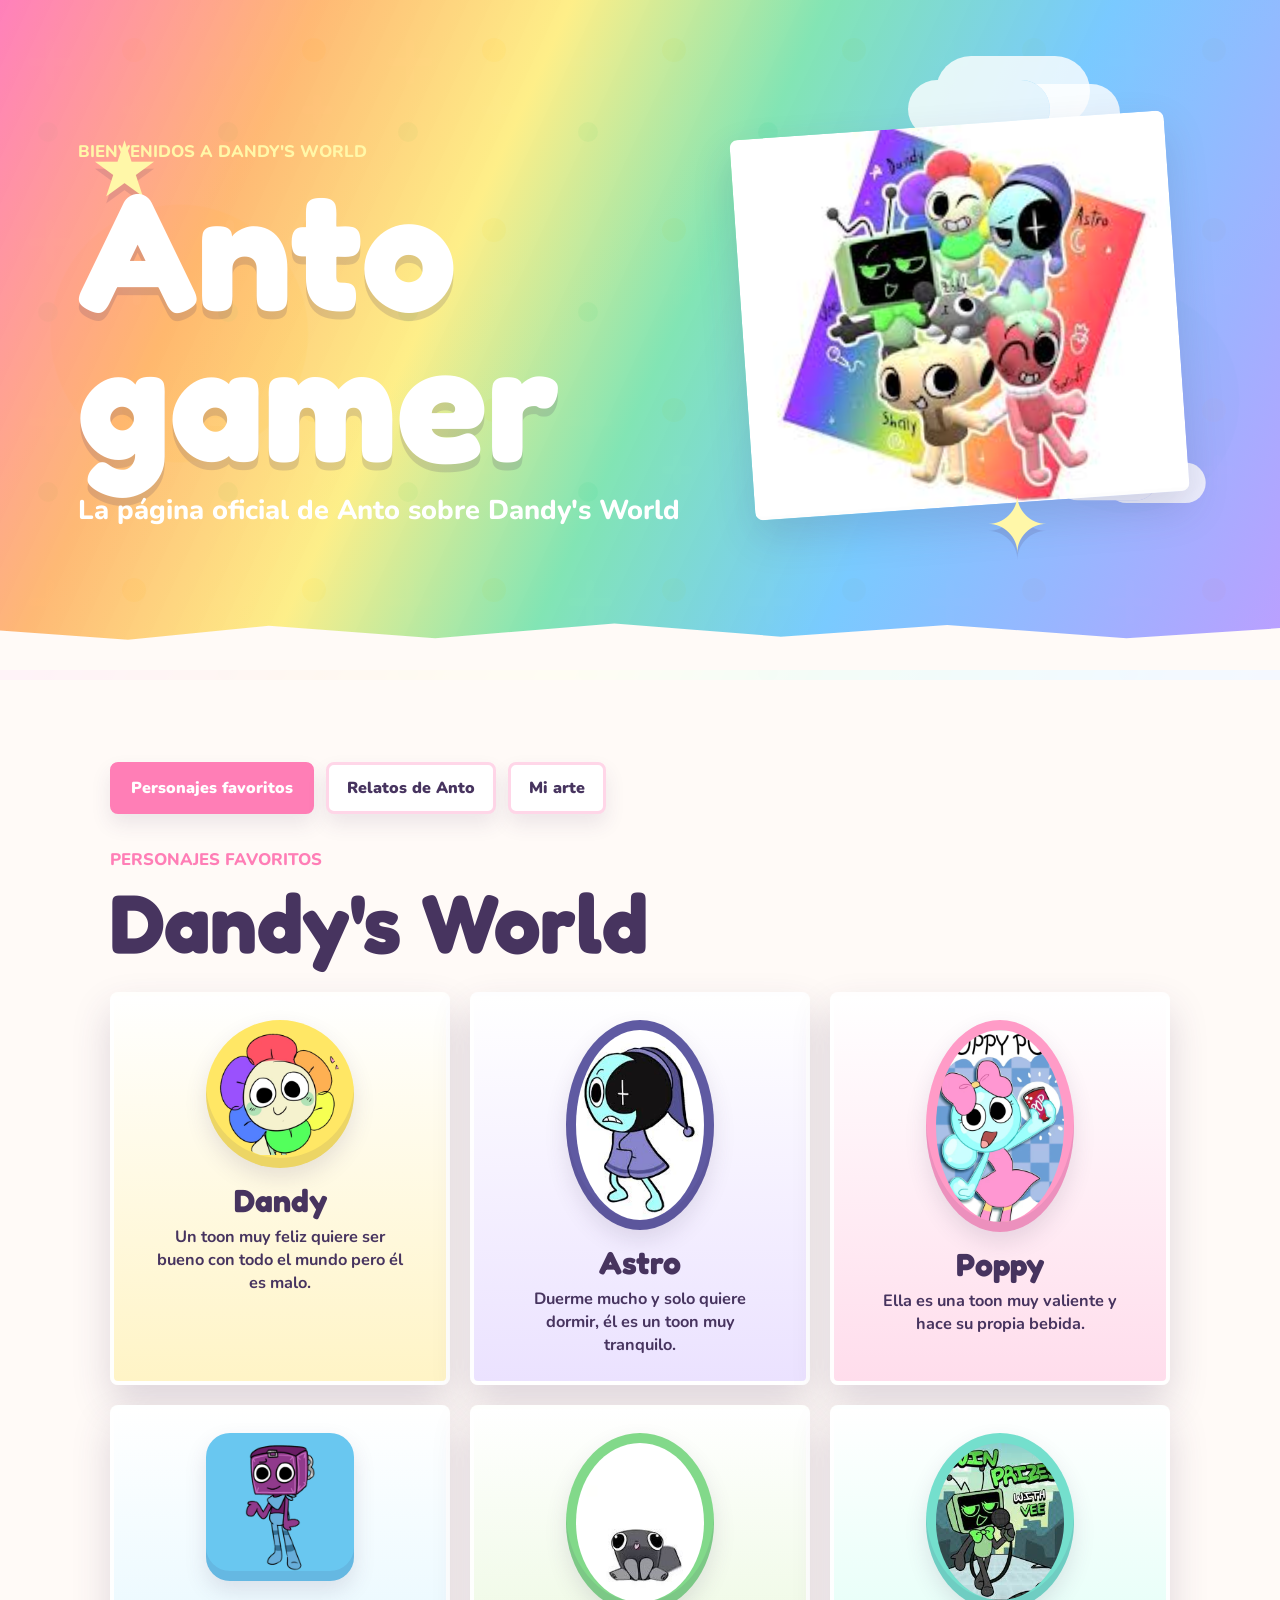
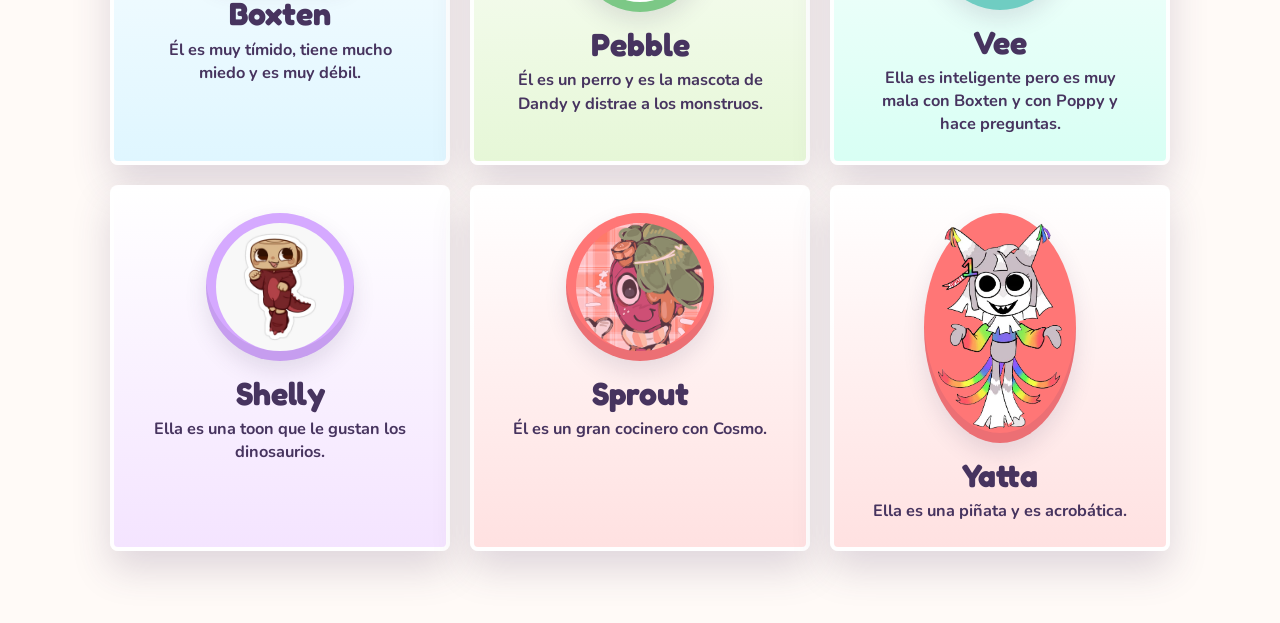
<file: index.html>
<!doctype html>
<html lang="es">
  <head>
    <meta charset="utf-8">
    <meta name="viewport" content="width=device-width, initial-scale=1">
    <title>Anto gamer</title>
    <link rel="preconnect" href="https://fonts.googleapis.com">
    <link rel="preconnect" href="https://fonts.gstatic.com" crossorigin>
    <link href="https://fonts.googleapis.com/css2?family=Fredoka:wght@500;600;700&family=Nunito:wght@600;800&display=swap" rel="stylesheet">
    <link rel="stylesheet" href="styles.css?v=14">
    <script src="include.js?v=1" defer></script>
  </head>
  <body>
    <main class="page-shell">
      <div data-include="banner.html"></div>

      <section class="content-section characters" aria-labelledby="characters-title">
        <nav class="section-nav" aria-label="Navegacion de secciones">
          <a class="nav-button is-active" href="index.html">Personajes favoritos</a>
          <a class="nav-button" href="relatos.html">Relatos de Anto</a>
          <a class="nav-button" href="mi-arte.html">Mi arte</a>
        </nav>

        <div class="section-heading">
          <p>Personajes favoritos</p>
          <h2 class="page-title" id="characters-title">Dandy's World</h2>
        </div>

        <div class="character-grid">
          <article class="character-card dandy">
            <div class="avatar">
              <img src="assets/dandy.png" alt="Dandy">
            </div>
            <h2>Dandy</h2>
            <p>Un toon muy feliz quiere ser bueno con todo el mundo pero él es malo.</p>
          </article>

          <article class="character-card astro">
            <div class="avatar">
              <img src="assets/astro.jpeg" alt="Astro">
            </div>
            <h2>Astro</h2>
            <p>Duerme mucho y solo quiere dormir, él es un toon muy tranquilo.</p>
          </article>

          <article class="character-card poppy">
            <div class="avatar">
              <img src="assets/poppy.jpg" alt="Poppy">
            </div>
            <h2>Poppy</h2>
            <p>Ella es una toon muy valiente y hace su propia bebida.</p>
          </article>

          <article class="character-card boxten">
            <div class="avatar">
              <img src="assets/boxten.webp" alt="Boxten">
            </div>
            <h2>Boxten</h2>
            <p>Él es muy tímido, tiene mucho miedo y es muy débil.</p>
          </article>

          <article class="character-card pebble">
            <div class="avatar">
              <img src="assets/pebble.jpeg" alt="Pebble">
            </div>
            <h2>Pebble</h2>
            <p>Él es un perro y es la mascota de Dandy y distrae a los monstruos.</p>
          </article>

          <article class="character-card vee">
            <div class="avatar">
              <img src="assets/vee.jpeg" alt="Vee">
            </div>
            <h2>Vee</h2>
            <p>Ella es inteligente pero es muy mala con Boxten y con Poppy y hace preguntas.</p>
          </article>

          <article class="character-card shelly">
            <div class="avatar">
              <img src="assets/shelly.jpg" alt="Shelly">
            </div>
            <h2>Shelly</h2>
            <p>Ella es una toon que le gustan los dinosaurios.</p>
          </article>

          <article class="character-card sprout">
            <div class="avatar">
              <img src="assets/sprout.png" alt="Sprout">
            </div>
            <h2>Sprout</h2>
            <p>Él es un gran cocinero con Cosmo.</p>
          </article>

          <article class="character-card yatta">
            <div class="avatar">
              <img src="assets/yatta.webp" alt="Yatta">
            </div>
            <h2>Yatta</h2>
            <p>Ella es una piñata y es acrobática.


            </p>
          </article>
        </div>
      </section>
    </main>
  </body>
</html>
</file>
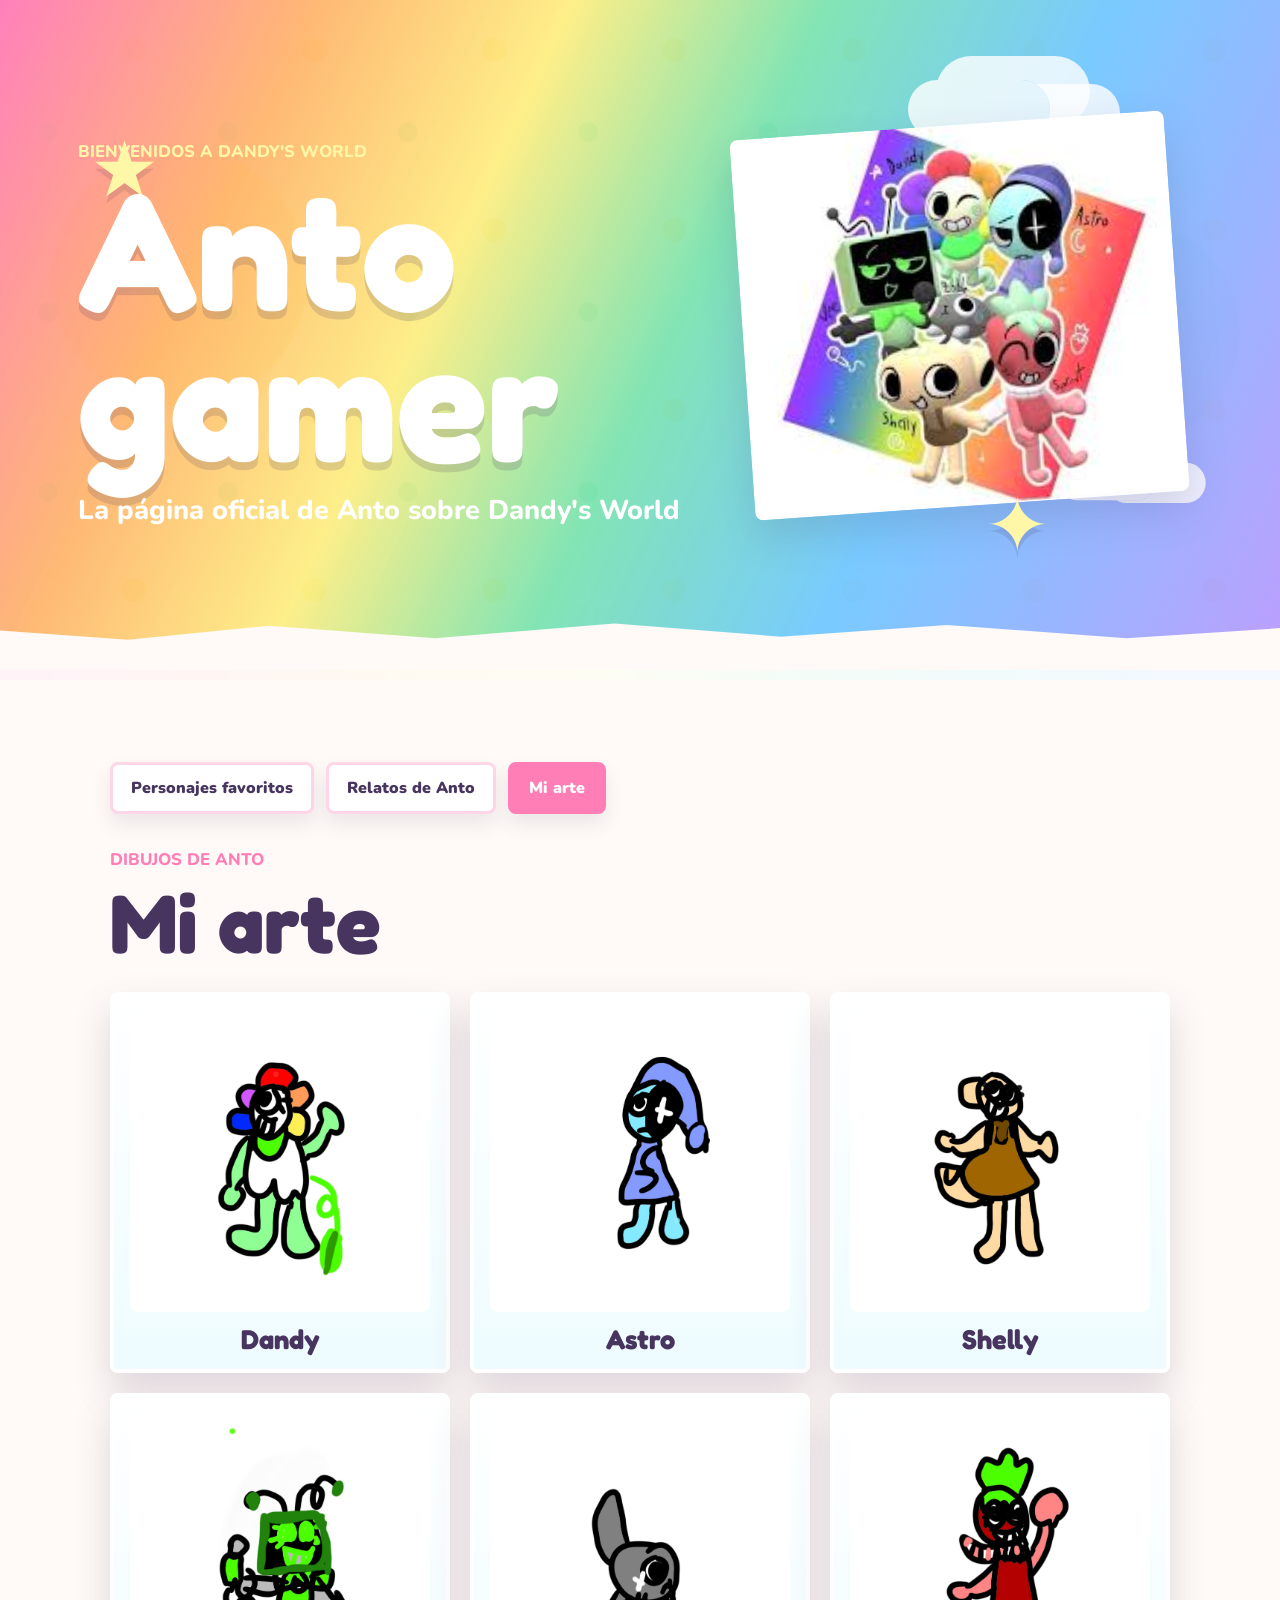
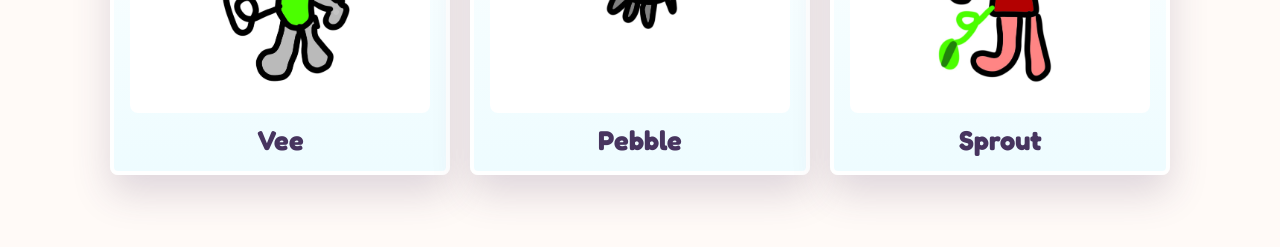
<file: mi-arte.html>
<!doctype html>
<html lang="es">
  <head>
    <meta charset="utf-8">
    <meta name="viewport" content="width=device-width, initial-scale=1">
    <title>Mi arte | Anto gamer</title>
    <link rel="preconnect" href="https://fonts.googleapis.com">
    <link rel="preconnect" href="https://fonts.gstatic.com" crossorigin>
    <link href="https://fonts.googleapis.com/css2?family=Fredoka:wght@500;600;700&family=Nunito:wght@600;800&display=swap" rel="stylesheet">
    <link rel="stylesheet" href="styles.css?v=13">
    <script src="include.js?v=1" defer></script>
  </head>
  <body>
    <main class="page-shell">
      <div data-include="banner.html"></div>

      <section class="content-section art-section" aria-labelledby="art-title">
        <nav class="section-nav" aria-label="Navegacion de secciones">
          <a class="nav-button" href="index.html">Personajes favoritos</a>
          <a class="nav-button" href="relatos.html">Relatos de Anto</a>
          <a class="nav-button is-active" href="mi-arte.html">Mi arte</a>
        </nav>

        <div class="section-heading">
          <p>Dibujos de Anto</p>
          <h1 class="page-title" id="art-title">Mi arte</h1>
        </div>

        <div class="art-grid">
          <article class="art-card">
            <img src="assets/miarte/dandy.jpeg" alt="Arte de Dandy">
            <h2>Dandy</h2>
          </article>

          <article class="art-card">
            <img src="assets/miarte/astro.jpeg" alt="Arte de Astro">
            <h2>Astro</h2>
          </article>

          <article class="art-card">
            <img src="assets/miarte/shelly.jpeg" alt="Arte de Shelly">
            <h2>Shelly</h2>
          </article>

          <article class="art-card">
            <img src="assets/miarte/vee.jpeg" alt="Arte de Vee">
            <h2>Vee</h2>
          </article>

          <article class="art-card">
            <img src="assets/miarte/pebble.jpeg" alt="Arte de Pebble">
            <h2>Pebble</h2>
          </article>

          <article class="art-card">
            <img src="assets/miarte/sprout.jpeg" alt="Arte de Sprout">
            <h2>Sprout</h2>
          </article>
        </div>
      </section>
    </main>
  </body>
</html>
</file>
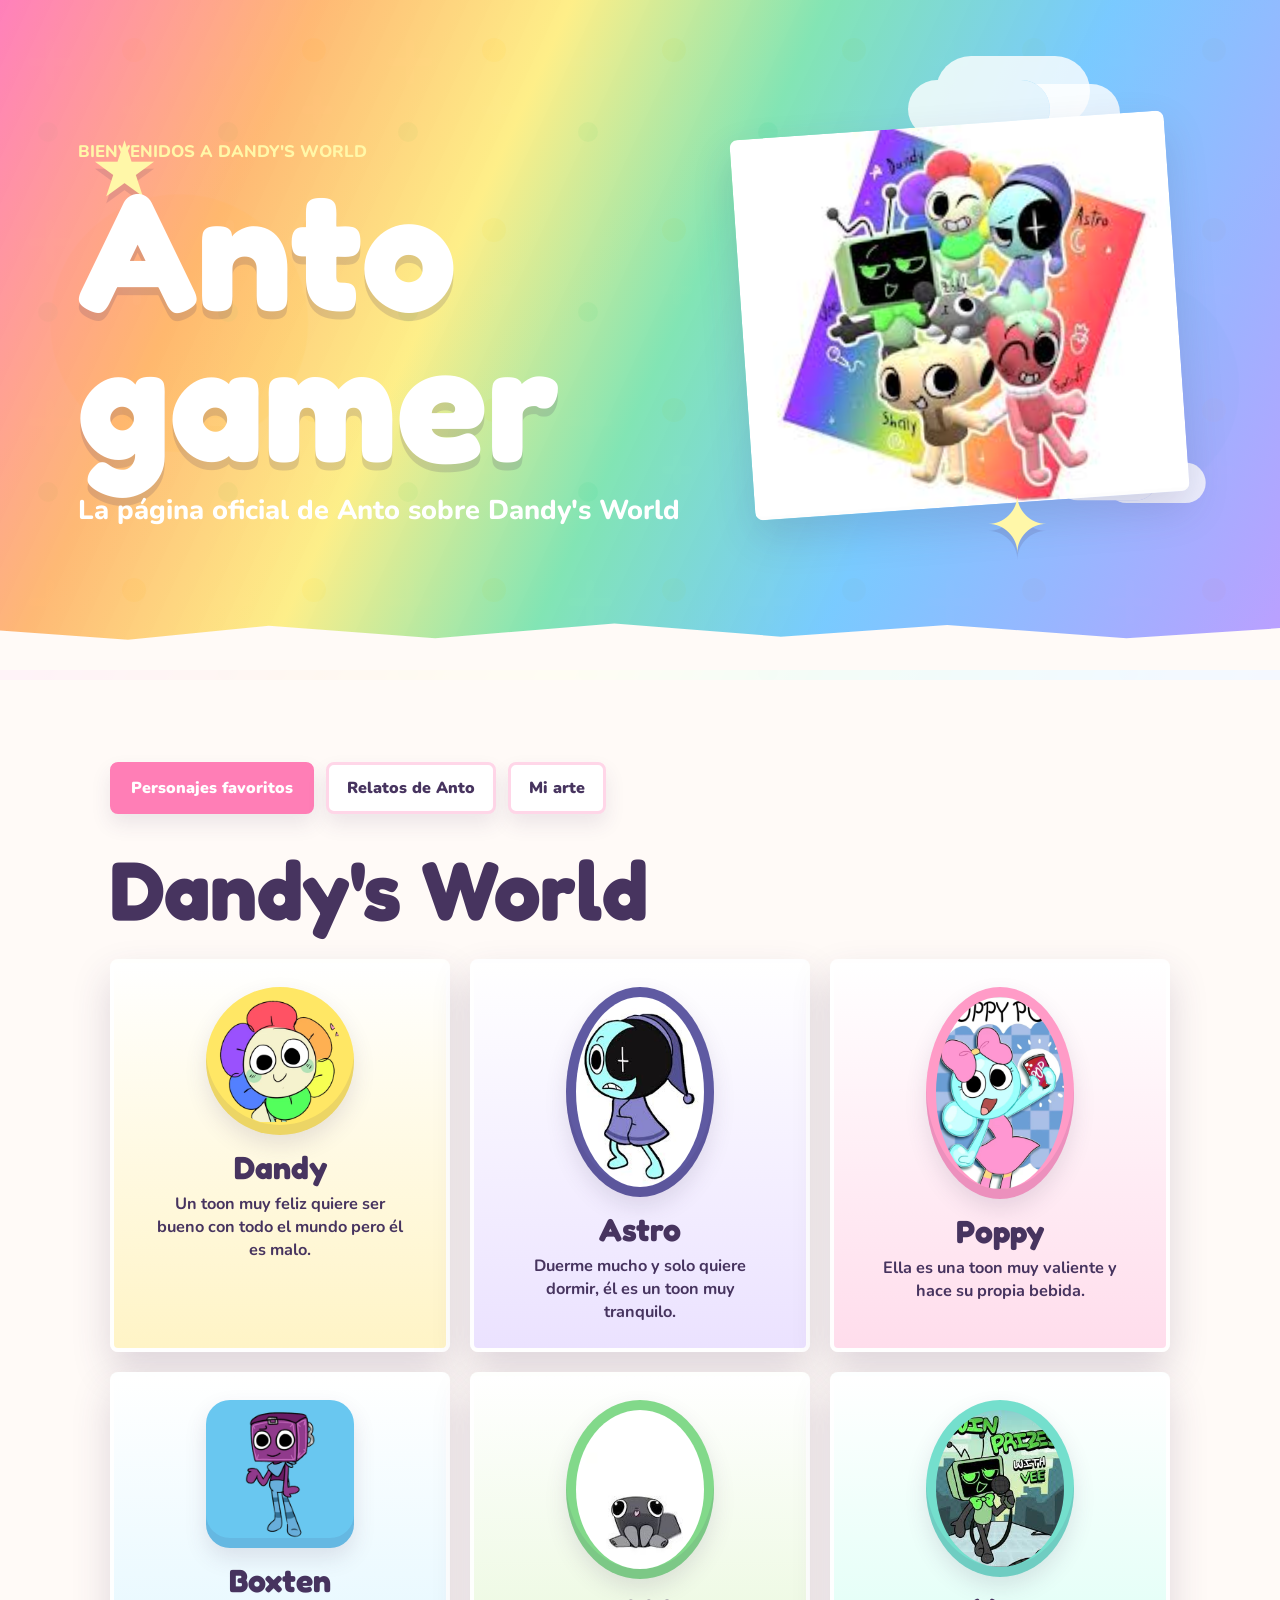
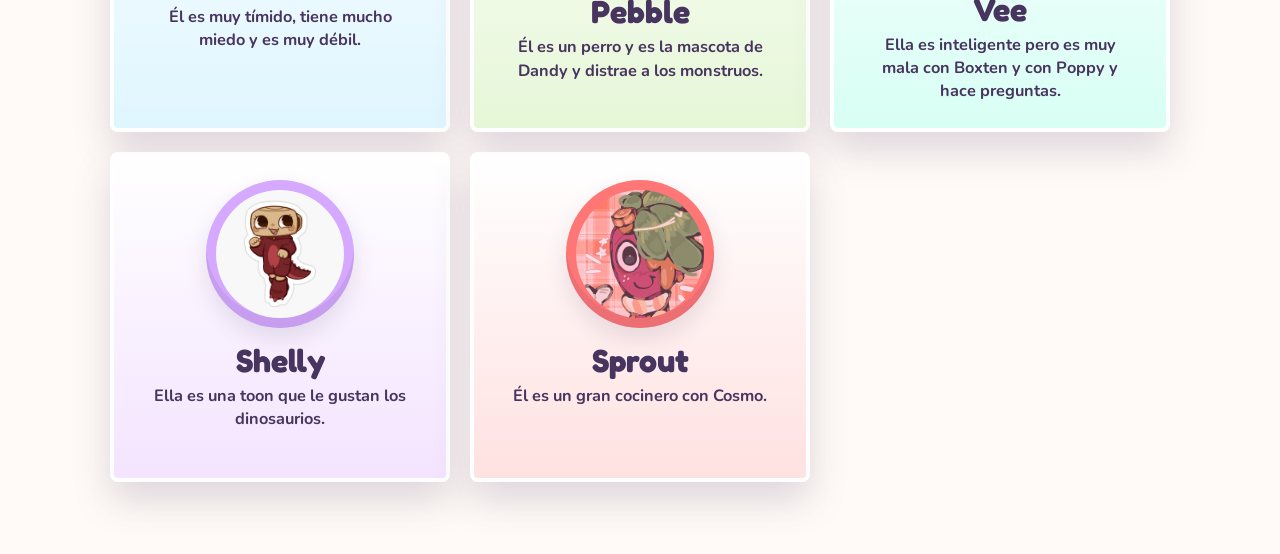
<file: personajes.html>
<!doctype html>
<html lang="es">
  <head>
    <meta charset="utf-8">
    <meta name="viewport" content="width=device-width, initial-scale=1">
    <title>Personajes favoritos | Anto gamer</title>
    <link rel="preconnect" href="https://fonts.googleapis.com">
    <link rel="preconnect" href="https://fonts.gstatic.com" crossorigin>
    <link href="https://fonts.googleapis.com/css2?family=Fredoka:wght@500;600;700&family=Nunito:wght@600;800&display=swap" rel="stylesheet">
    <link rel="stylesheet" href="styles.css?v=13">
    <script src="include.js?v=1" defer></script>
  </head>
  <body>
    <main class="page-shell">
      <div data-include="banner.html"></div>

      <section class="content-section characters" aria-labelledby="characters-title">
        <nav class="section-nav" aria-label="Navegacion de secciones">
          <a class="nav-button is-active" href="index.html">Personajes favoritos</a>
          <a class="nav-button" href="relatos.html">Relatos de Anto</a>
          <a class="nav-button" href="mi-arte.html">Mi arte</a>
        </nav>

        <div class="section-heading">
          <h1 class="page-title" id="characters-title">Dandy's World</h1>
        </div>

        <div class="character-grid">
          <article class="character-card dandy">
            <div class="avatar">
              <img src="assets/dandy.png" alt="Dandy">
            </div>
            <h2>Dandy</h2>
            <p>Un toon muy feliz quiere ser bueno con todo el mundo pero él es malo.</p>
          </article>

          <article class="character-card astro">
            <div class="avatar">
              <img src="assets/astro.jpeg" alt="Astro">
            </div>
            <h2>Astro</h2>
            <p>Duerme mucho y solo quiere dormir, él es un toon muy tranquilo.</p>
          </article>

          <article class="character-card poppy">
            <div class="avatar">
              <img src="assets/poppy.jpg" alt="Poppy">
            </div>
            <h2>Poppy</h2>
            <p>Ella es una toon muy valiente y hace su propia bebida.</p>
          </article>

          <article class="character-card boxten">
            <div class="avatar">
              <img src="assets/boxten.webp" alt="Boxten">
            </div>
            <h2>Boxten</h2>
            <p>Él es muy tímido, tiene mucho miedo y es muy débil.</p>
          </article>

          <article class="character-card pebble">
            <div class="avatar">
              <img src="assets/pebble.jpeg" alt="Pebble">
            </div>
            <h2>Pebble</h2>
            <p>Él es un perro y es la mascota de Dandy y distrae a los monstruos.</p>
          </article>

          <article class="character-card vee">
            <div class="avatar">
              <img src="assets/vee.jpeg" alt="Vee">
            </div>
            <h2>Vee</h2>
            <p>Ella es inteligente pero es muy mala con Boxten y con Poppy y hace preguntas.</p>
          </article>

          <article class="character-card shelly">
            <div class="avatar">
              <img src="assets/shelly.jpg" alt="Shelly">
            </div>
            <h2>Shelly</h2>
            <p>Ella es una toon que le gustan los dinosaurios.</p>
          </article>

          <article class="character-card sprout">
            <div class="avatar">
              <img src="assets/sprout.png" alt="Sprout">
            </div>
            <h2>Sprout</h2>
            <p>Él es un gran cocinero con Cosmo.</p>
          </article>
        </div>
      </section>
    </main>
  </body>
</html>
</file>
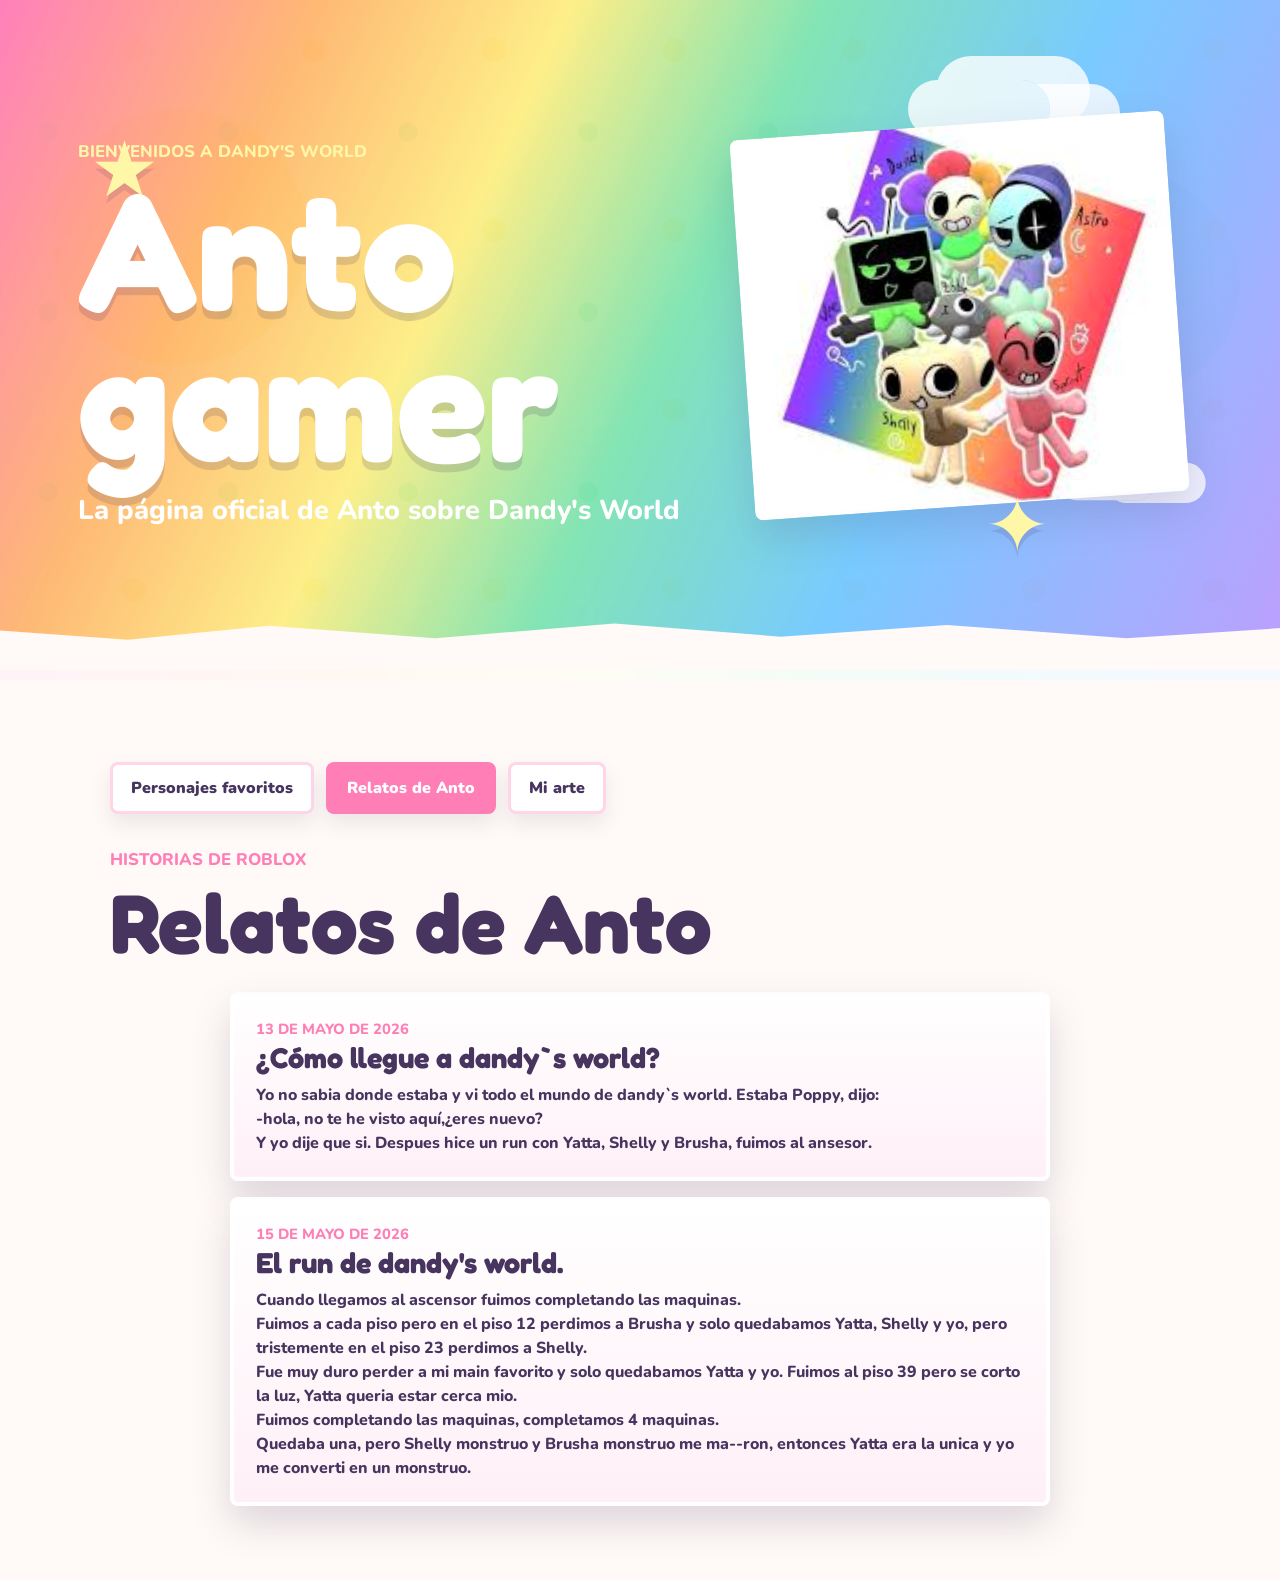
<file: relatos.html>
<!doctype html>
<html lang="es">
  <head>
    <meta charset="utf-8">
    <meta name="viewport" content="width=device-width, initial-scale=1">
    <title>Relatos de Anto | Anto gamer</title>
    <link rel="preconnect" href="https://fonts.googleapis.com">
    <link rel="preconnect" href="https://fonts.gstatic.com" crossorigin>
    <link href="https://fonts.googleapis.com/css2?family=Fredoka:wght@500;600;700&family=Nunito:wght@600;800&display=swap" rel="stylesheet">
    <link rel="stylesheet" href="styles.css?v=13">
    <script src="include.js?v=1" defer></script>
  </head>
  <body>
    <main class="page-shell">
      <div data-include="banner.html"></div>

      <section class="content-section stories-section" aria-labelledby="stories-title">
        <nav class="section-nav" aria-label="Navegacion de secciones">
          <a class="nav-button" href="index.html">Personajes favoritos</a>
          <a class="nav-button is-active" href="relatos.html">Relatos de Anto</a>
          <a class="nav-button" href="mi-arte.html">Mi arte</a>
        </nav>

        <div class="section-heading">
          <p>Historias de Roblox</p>
          <h1 class="page-title" id="stories-title">Relatos de Anto</h1>
        </div>

        <div class="story-list">
          <article class="story-card">
            <!--<img class="story-image" src="assets/relatos.jpeg" alt="Relatos de Anto">-->
            <p class="story-tag">13 de Mayo de 2026</p>
            <h2>¿Cómo llegue a dandy`s world?</h2>
            <p>Yo no sabia donde estaba y vi todo el mundo de dandy`s world. Estaba Poppy, dijo:</br>-hola, no te he visto aquí,¿eres nuevo?</br>Y yo dije que si. Despues hice un run con Yatta, Shelly y Brusha, fuimos al ansesor.</p>
          </article>

          <article class="story-card">
            <!--<img class="story-image" src="assets/relatos.jpeg" alt="Relatos de Anto">-->
            <p class="story-tag">15 de Mayo de 2026</p>
            <h2>El run de dandy's world.</h2>
            <p>Cuando llegamos al ascensor fuimos completando las maquinas.</br>
                Fuimos a cada piso pero en el piso 12 perdimos a Brusha y solo quedabamos Yatta, Shelly y yo, pero tristemente en el piso 23 perdimos a Shelly.</br>
                Fue muy duro perder a mi main favorito y solo quedabamos Yatta y yo. Fuimos al piso 39 pero se corto la luz, Yatta queria estar cerca mio.</br>
                Fuimos completando las maquinas, completamos 4 maquinas.</br>
                Quedaba una, pero Shelly monstruo y Brusha monstruo me ma--ron, entonces Yatta era la unica y yo me converti en un monstruo.</p>
          </article>

          <!--<article class="story-card">
            <p class="story-tag">Relato</p>
            <h2>Poppy prepara una bebida especial</h2>
            <p>Poppy quiso ayudar a sus amigos preparando una bebida para recuperar energia. Boxten tenia miedo, pero igual acompaño al grupo por los pasillos.</p>
          </article>

          <article class="story-card">
            <p class="story-tag">Historia de Anto</p>
            <h2>Vee hace preguntas dificiles</h2>
            <p>Vee aparecio con muchas preguntas y todos tuvieron que pensar rapido. Anto descubrio que responder bien podia cambiar toda la aventura.</p>
          </article>-->
        </div>
      </section>
    </main>
  </body>
</html>
</file>
<file: styles.css>
:root {
  --ink: #47345f;
  --white: #fffaf7;
  --pink: #ff7eb6;
  --yellow: #ffd86f;
  --mint: #72dec2;
  --blue: #75b7ff;
  --coral: #ff8f76;
  --lavender: #bca1ff;
  --shadow: 0 18px 38px rgba(71, 52, 95, 0.18);
}

* {
  box-sizing: border-box;
}

body {
  margin: 0;
  min-height: 100vh;
  color: var(--ink);
  font-family: "Nunito", Arial, sans-serif;
  background:
    radial-gradient(circle at 14% 15%, rgba(255, 216, 111, 0.45) 0 8rem, transparent 8.1rem),
    radial-gradient(circle at 88% 18%, rgba(114, 222, 194, 0.38) 0 7rem, transparent 7.1rem),
    linear-gradient(135deg, #fff2f8 0%, #e9fbff 48%, #fff8d7 100%);
}

.page-shell {
  overflow: hidden;
}

.hero {
  position: relative;
  overflow: hidden;
  min-height: clamp(430px, 82vh, 680px);
  display: grid;
  align-items: center;
  padding: clamp(32px, 7vw, 78px);
  border-bottom: 10px solid rgba(255, 255, 255, 0.9);
  background:
    linear-gradient(
      115deg,
      rgba(255, 124, 184, 0.96) 0%,
      rgba(255, 178, 102, 0.9) 20%,
      rgba(255, 237, 118, 0.86) 36%,
      rgba(115, 226, 170, 0.88) 52%,
      rgba(111, 198, 255, 0.92) 70%,
      rgba(184, 150, 255, 0.92) 100%
    ),
    url("data:image/svg+xml,%3Csvg width='180' height='180' viewBox='0 0 180 180' xmlns='http://www.w3.org/2000/svg'%3E%3Cg fill='none' stroke='rgba(255,255,255,.42)' stroke-width='8' stroke-linecap='round'%3E%3Cpath d='M32 62h36M50 44v36M126 110h22M137 99v22'/%3E%3Ccircle cx='134' cy='50' r='12' fill='rgba(255,216,111,.5)' stroke='none'/%3E%3Ccircle cx='48' cy='132' r='10' fill='rgba(114,222,194,.55)' stroke='none'/%3E%3C/g%3E%3C/svg%3E");
}

.hero::after {
  content: "";
  position: absolute;
  left: 0;
  right: 0;
  bottom: -1px;
  height: 78px;
  background: var(--white);
  clip-path: polygon(0 48%, 10% 60%, 21% 42%, 34% 58%, 48% 39%, 61% 56%, 74% 41%, 88% 58%, 100% 45%, 100% 100%, 0 100%);
}

.hero-content {
  position: relative;
  z-index: 2;
  max-width: 760px;
}

.hero-kicker,
.section-heading p {
  margin: 0 0 10px;
  font-size: clamp(0.9rem, 2vw, 1.05rem);
  font-weight: 800;
  letter-spacing: 0;
  text-transform: uppercase;
  color: #fff7a8;
}

h1,
h2,
h3,
p {
  margin-top: 0;
}

h1 {
  margin-bottom: 18px;
  color: #ffffff;
  font-family: "Fredoka", Arial, sans-serif;
  font-size: clamp(4.2rem, 15vw, 10.5rem);
  line-height: 0.9;
  text-shadow: 0 8px 0 rgba(71, 52, 95, 0.17);
}

.hero-copy {
  max-width: 620px;
  margin-bottom: 0;
  color: #fff;
  font-size: clamp(1.18rem, 3vw, 1.7rem);
  line-height: 1.35;
  font-weight: 800;
}

.hero-art {
  position: absolute;
  inset: 0;
  pointer-events: none;
}

.cloud,
.banner-image,
.spark {
  position: absolute;
}

.cloud {
  width: 142px;
  height: 58px;
  border-radius: 999px;
  background: rgba(255, 255, 255, 0.8);
  box-shadow: 34px -18px 0 6px rgba(255, 255, 255, 0.8), 70px 4px 0 0 rgba(255, 255, 255, 0.8);
}

.cloud-one {
  top: 12%;
  right: 18%;
}

.cloud-two {
  bottom: 24%;
  right: 8%;
  transform: scale(0.7);
}

.spark {
  z-index: 2;
  color: #fff7a8;
  font-family: "Fredoka", Arial, sans-serif;
  font-size: clamp(2.2rem, 6vw, 5rem);
  text-shadow: 0 7px 0 rgba(71, 52, 95, 0.14);
}

.spark-one {
  top: 18%;
  left: 7%;
}

.spark-two {
  right: 18%;
  bottom: 15%;
}

.banner-image {
  right: clamp(22px, 8vw, 120px);
  top: clamp(72px, 16vh, 125px);
  z-index: 1;
  width: clamp(260px, 34vw, 470px);
  height: auto;
  border-radius: 8px;
  filter: saturate(1.08);
  box-shadow: 0 18px 42px rgba(71, 52, 95, 0.16);
  transform: rotate(-4deg);
}

.content-section {
  padding: clamp(36px, 7vw, 82px) clamp(18px, 5vw, 70px) 72px;
  background: var(--white);
}

.home-panel {
  min-height: 360px;
}

.section-nav {
  max-width: 1060px;
  margin: 0 auto 34px;
  display: flex;
  flex-wrap: wrap;
  gap: 12px;
}

.nav-button {
  display: inline-flex;
  align-items: center;
  justify-content: center;
  min-height: 48px;
  padding: 12px 18px;
  border: 3px solid #ffd6e8;
  border-radius: 8px;
  color: var(--ink);
  background: #ffffff;
  box-shadow: 0 10px 20px rgba(71, 52, 95, 0.1);
  font-weight: 900;
  text-decoration: none;
}

.nav-button:hover,
.nav-button.is-active {
  border-color: var(--pink);
  color: #ffffff;
  background: var(--pink);
}

.section-heading {
  max-width: 1060px;
  margin: 0 auto 28px;
}

.section-heading p {
  color: var(--pink);
}

.page-title {
  margin-bottom: 0;
  color: var(--ink);
  font-family: "Fredoka", Arial, sans-serif;
  font-size: clamp(2.4rem, 7vw, 5.2rem);
  line-height: 1;
  text-shadow: none;
}

.character-grid {
  max-width: 1060px;
  margin: 0 auto;
  display: grid;
  grid-template-columns: repeat(3, minmax(0, 1fr));
  gap: 20px;
}

.character-card {
  min-height: 330px;
  padding: 24px;
  display: flex;
  flex-direction: column;
  align-items: center;
  text-align: center;
  border: 4px solid rgba(255, 255, 255, 0.96);
  border-radius: 8px;
  background: #ffffff;
  box-shadow: var(--shadow);
}

.character-card h2 {
  margin: 16px 0 8px;
  font-family: "Fredoka", Arial, sans-serif;
  font-size: 2rem;
  line-height: 1.05;
}

.character-card p {
  max-width: 260px;
  margin-bottom: 0;
  font-size: 1.02rem;
  line-height: 1.42;
  font-weight: 700;
}

.avatar {
  position: relative;
  width: 148px;
  aspect-ratio: 1;
  padding: 10px;
  border-radius: 50%;
  background: #fff0a8;
  box-shadow: inset 0 -10px 0 rgba(71, 52, 95, 0.1), 0 10px 22px rgba(71, 52, 95, 0.13);
}

.avatar img {
  width: 100%;
  height: 100%;
  display: block;
  object-fit: contain;
  border-radius: 50%;
}

.dandy {
  background: linear-gradient(180deg, #fff 0%, #fff4c6 100%);
}

.astro {
  background: linear-gradient(180deg, #fff 0%, #ebe2ff 100%);
}

.poppy {
  background: linear-gradient(180deg, #fff 0%, #ffddec 100%);
}

.boxten {
  background: linear-gradient(180deg, #fff 0%, #dff6ff 100%);
}

.pebble {
  background: linear-gradient(180deg, #fff 0%, #e6f7d7 100%);
}

.vee {
  background: linear-gradient(180deg, #fff 0%, #d8fff4 100%);
}

.dandy .avatar {
  background: #ffe765;
}

.astro .avatar {
  background: #5f5aa2;
}

.poppy .avatar {
  background: #ff9bc7;
}

.boxten .avatar {
  height: 148px;
  overflow: hidden;
  border-radius: 24px;
  background: #69c7f0;
}

.boxten .avatar img {
  border-radius: inherit;
}

.pebble .avatar {
  background: #82d98a;
}

.vee .avatar {
  background: #74dfcd;
}

.shelly {
  background: linear-gradient(180deg, #fff 0%, #f4e4ff 100%);
}

.sprout {
  background: linear-gradient(180deg, #fff 0%, #ffe1e1 100%);
}

.yatta {
  background: linear-gradient(180deg, #fff 0%, #ffe1e1 100%);
}

.shelly .avatar {
  background: #d5a9ff;
}

.sprout .avatar {
  background: #ff7676;
}

.yatta .avatar {
  width: 152px;
  height: 230px;
  aspect-ratio: auto;
  border-radius: 50%;
  background: #ff7676;
}

.yatta .avatar img {
  border-radius: 0;
}

.stories-section {
  min-height: 100vh;
}

.story-list {
  max-width: 820px;
  margin: 0 auto;
  display: grid;
  gap: 16px;
}

.story-card {
  padding: 22px;
  border: 4px solid rgba(255, 255, 255, 0.96);
  border-radius: 8px;
  background: linear-gradient(180deg, #fff 0%, #fff0f7 100%);
  box-shadow: var(--shadow);
}

.story-image {
  width: 100%;
  max-height: 280px;
  margin-bottom: 16px;
  display: block;
  object-fit: cover;
  border-radius: 8px;
  background: #ffe1ef;
}

.story-tag {
  margin-bottom: 8px;
  color: var(--pink);
  font-size: 0.92rem;
  font-weight: 900;
  text-transform: uppercase;
}

.story-card h2 {
  margin-bottom: 8px;
  font-family: "Fredoka", Arial, sans-serif;
  font-size: 1.8rem;
}

.story-card p {
  margin-bottom: 0;
  font-weight: 800;
  line-height: 1.5;
}

.art-grid {
  max-width: 1060px;
  margin: 0 auto;
  display: grid;
  grid-template-columns: repeat(3, minmax(0, 1fr));
  gap: 20px;
}

.art-card {
  padding: 16px;
  border: 4px solid rgba(255, 255, 255, 0.96);
  border-radius: 8px;
  background: linear-gradient(180deg, #fff 0%, #eefcff 100%);
  box-shadow: var(--shadow);
}

.art-card img {
  width: 100%;
  aspect-ratio: 1;
  display: block;
  object-fit: contain;
  border-radius: 8px;
  background: #ffffff;
}

.art-card h2 {
  margin: 14px 0 0;
  font-family: "Fredoka", Arial, sans-serif;
  font-size: 1.7rem;
  line-height: 1;
  text-align: center;
}

@media (max-width: 860px) {
  .hero {
    min-height: 620px;
    align-items: start;
  }

  .hero-content {
    padding-top: 32px;
  }

  .banner-image {
    top: 205px;
    bottom: auto;
    right: 8vw;
  }

  .character-grid {
    grid-template-columns: repeat(2, minmax(0, 1fr));
  }

  .art-grid {
    grid-template-columns: repeat(2, minmax(0, 1fr));
  }
}

@media (max-width: 560px) {
  .hero {
    min-height: 640px;
    padding: 28px 20px;
  }

  .hero-kicker {
    display: inline-block;
    padding: 5px 8px;
    border-radius: 8px;
    color: #fff36d;
    background: rgba(71, 52, 95, 0.22);
    text-shadow: 0 2px 0 rgba(71, 52, 95, 0.28);
  }

  .hero-copy {
    max-width: 280px;
    font-size: 1.16rem;
    text-shadow: 0 3px 0 rgba(71, 52, 95, 0.18);
  }

  h1 {
    font-size: clamp(3.3rem, 20vw, 5.4rem);
  }

  .cloud-one,
  .cloud-two {
    display: none;
  }

  .spark-one {
    top: 78px;
    left: 18px;
  }

  .spark-two {
    right: 22px;
    bottom: 165px;
  }

  .banner-image {
    top: 132px;
    right: -140px;
    bottom: auto;
    width: min(104vw, 390px);
    opacity: 0.58;
    transform: rotate(-7deg);
  }

  .character-grid {
    grid-template-columns: 1fr;
  }

  .art-grid {
    grid-template-columns: 1fr;
  }

  .section-nav {
    width: 100%;
  }

  .nav-button {
    flex: 1 1 100%;
  }

  .character-card {
    min-height: 300px;
  }
}
</file>
